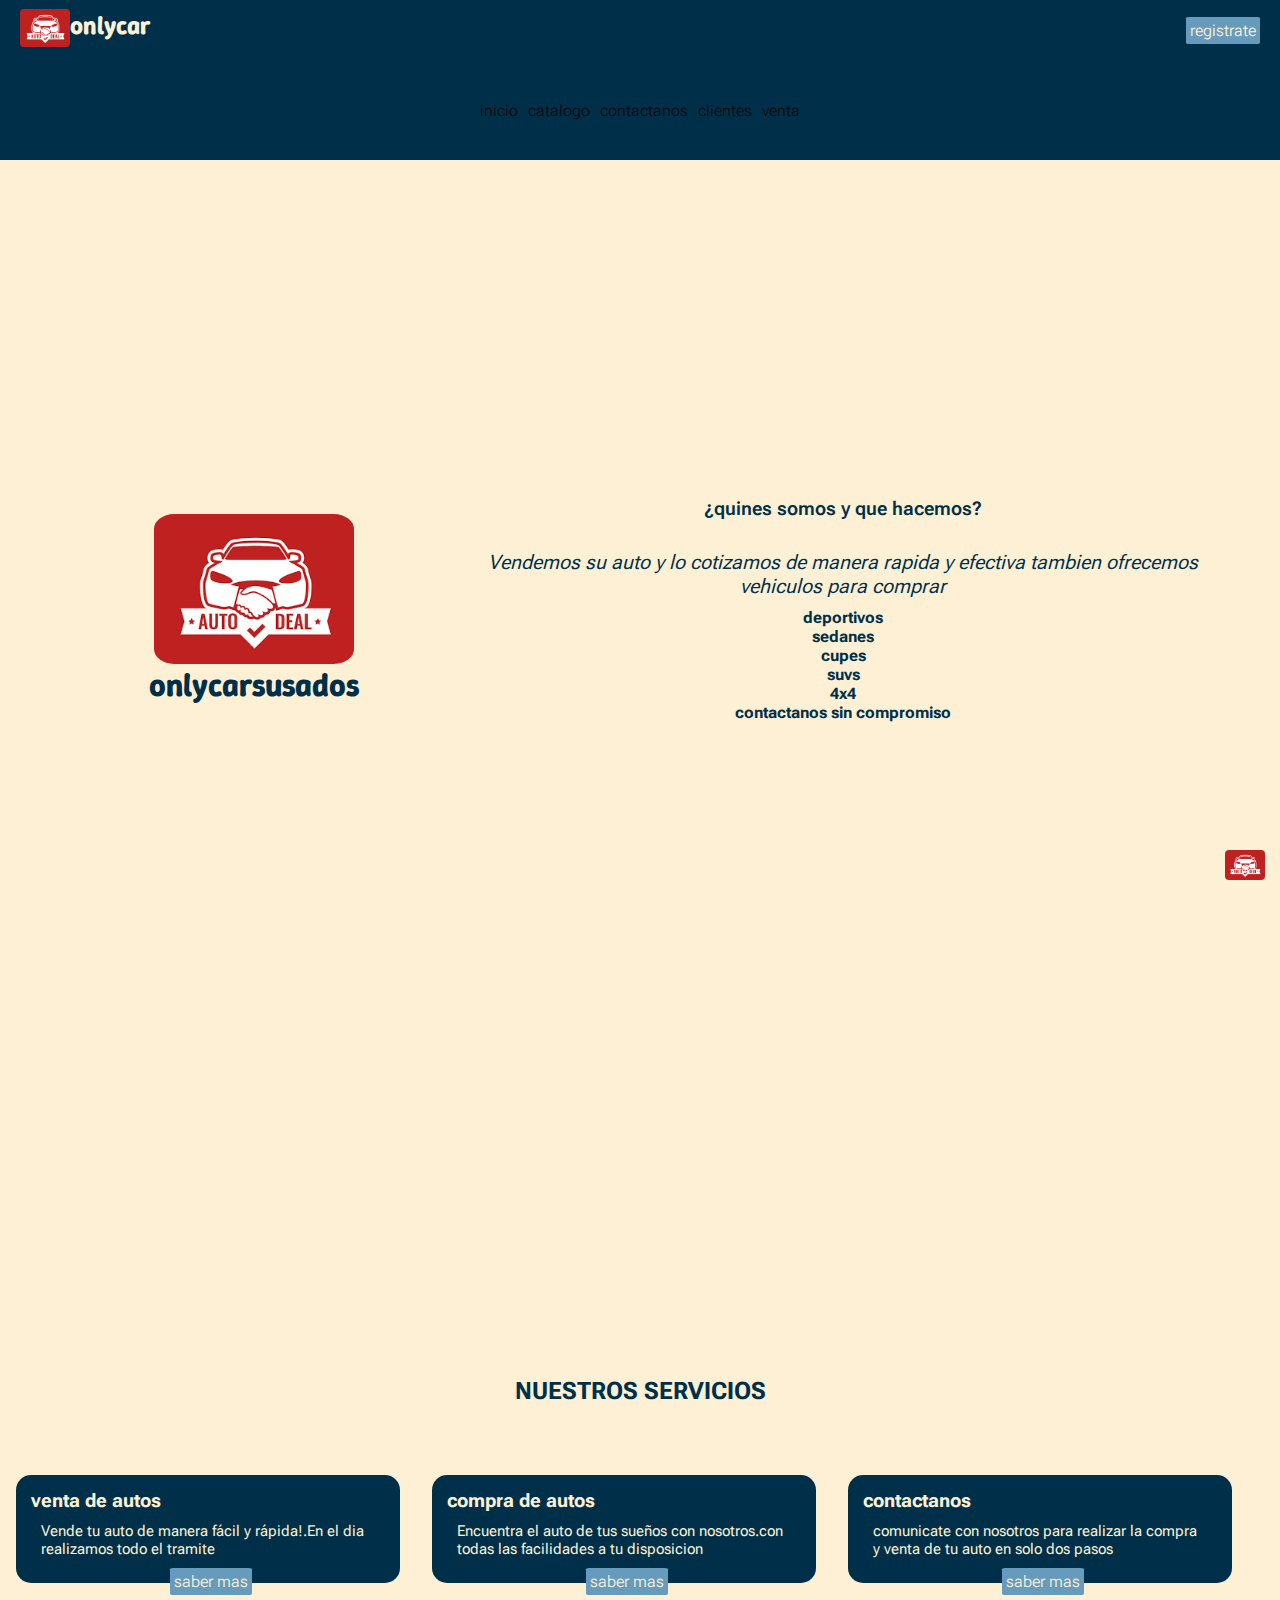
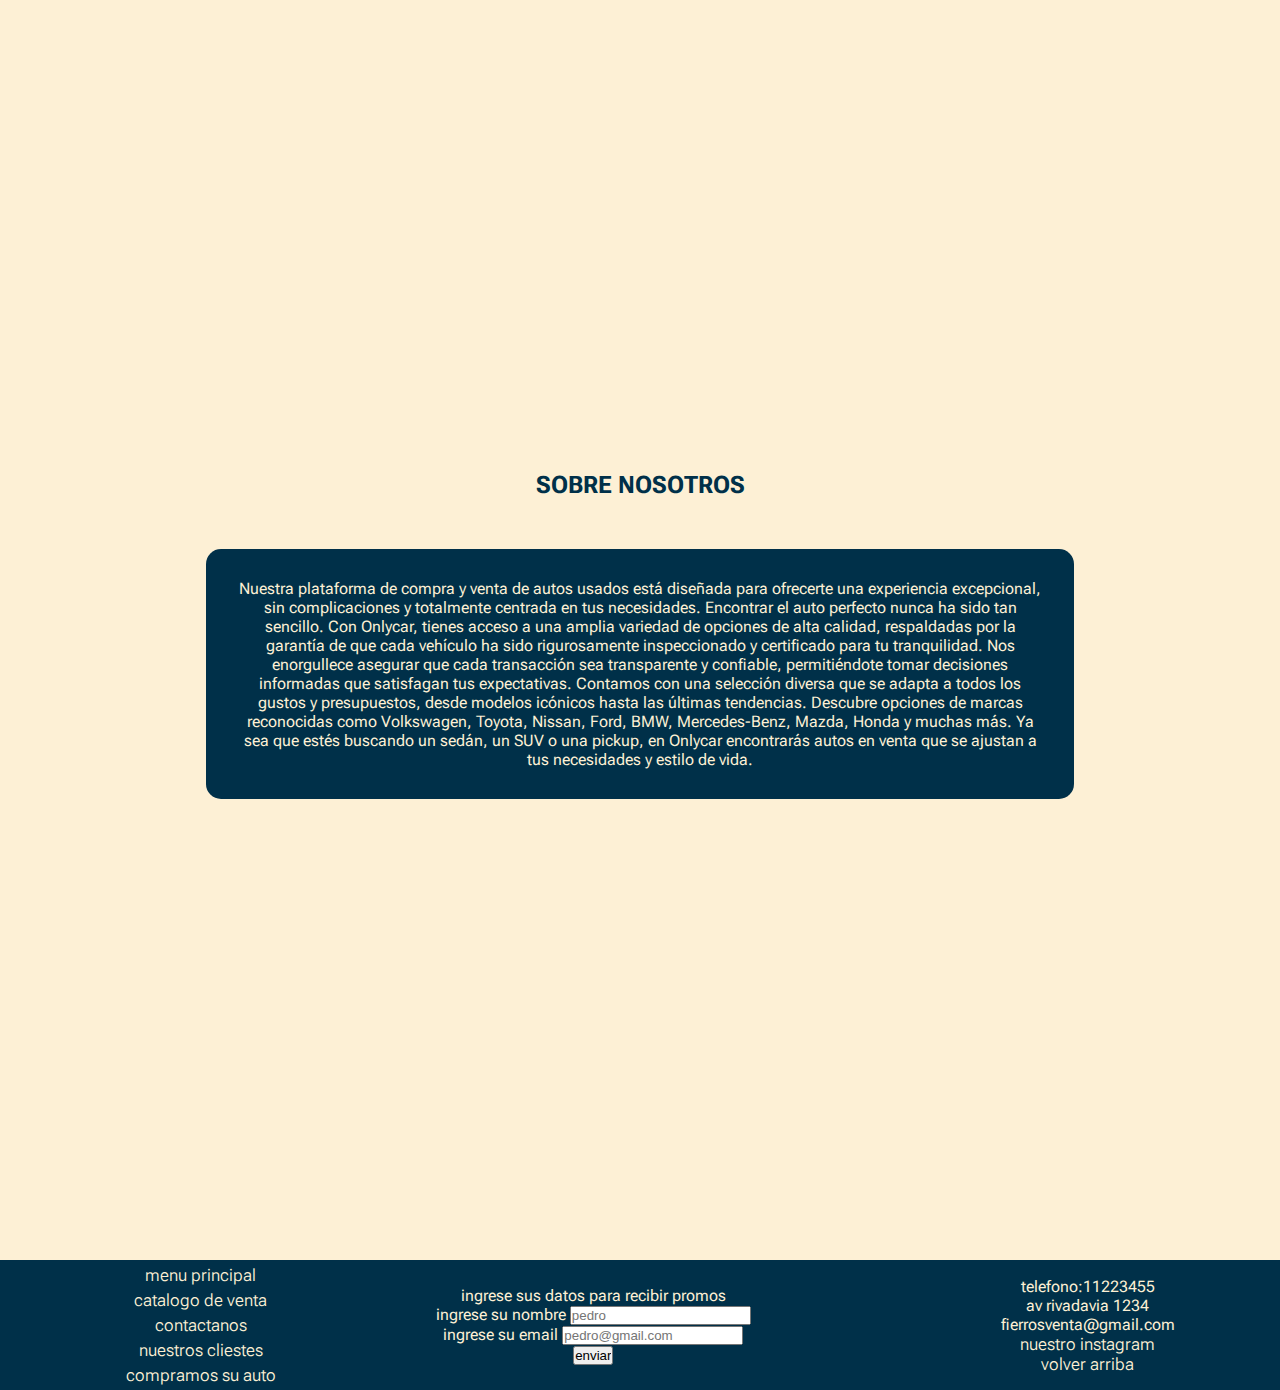
<file: index.html>
<!DOCTYPE html>
<html lang="en">

<head>
    <meta charset="UTF-8">
    <meta http-equiv="X-UA-Compatible" content="IE=edge">
    <meta name="viewport" content="width=, initial-scale=1.0">
    <title>onlycarsusados</title>
    <link rel="stylesheet" href="./estilo/estilo.css">
    <link rel="preconnect" href="https://fonts.googleapis.com">
    <link rel="preconnect" href="https://fonts.gstatic.com" crossorigin>
    <link href="https://fonts.googleapis.com/css2?family=Roboto+Flex:opsz,wght@8..144,100..1000&display=swap"
        rel="stylesheet">

    <link rel="preconnect" href="https://fonts.googleapis.com">
    <link rel="preconnect" href="https://fonts.gstatic.com" crossorigin>
    <link href="https://fonts.googleapis.com/css2?family=Winky+Sans:ital,wght@0,300..900;1,300..900&display=swap"
        rel="stylesheet">
</head>




<body class="grid-container">

    <header id="header">

        <div class="container-logo">
            <a href="#"><img width="50" src="./img/logo.png" alt="logo de la pagina"></a>
            <span class="titulo">onlycar</span>
        </div>



        <a class="boton" href="./paginas/contacto.html">registrate</a>
    </header>

    <nav class="navbar">

        <ul>
            <li>
                <a href="#">inicio</a>
            </li>
            <li>
                <a href="./paginas/catalogo.html">catalogo</a>
            </li>
            <li>
                <a href="./paginas/contacto.html">contactanos</a>
            </li>
            <li>
                <a href="./paginas/testimonios.html">clientes</a>
            </li>
            <li>
                <a href="./paginas/compramostuauto.html">venta</a>
            </li>
        </ul>
    </nav>



    <section id="banner">
        <div class="bannerleft">
            <h1 class="titulo">onlycarsusados</h1>
            <img src="./img/logo.png" alt="logo">
        </div>
        <div class="bannerright">
            <h3>¿quines somos y que hacemos?</h3>
            <p>Vendemos su auto y lo cotizamos de manera rapida y efectiva
                tambien ofrecemos vehiculos para comprar </p>
            <ul>
                <li>deportivos</li>
                <li>sedanes</li>
                <li>cupes</li>
                <li>suvs</li>
                <li>4x4</li>
            </ul>

            <span>contactanos sin compromiso</span>
        </div>

    </section>

    <section id="servicios">
        <h2 class="subtitulos">nuestros servicios</h2>
        <div class="servicioscontainer">
            <article class="servicio">
                <h3>venta de autos</h3>
                <p>Vende tu auto de manera fácil y rápida!.En el dia realizamos todo el tramite</p>

                <a class="boton" href="./paginas/catalogo.html">saber mas</a>
            </article>

            <article class="servicio">
                <h3>compra de autos</h3>
                <p>Encuentra el auto de tus sueños con nosotros.con todas las facilidades a tu disposicion </p>
                <a class="boton" href="./paginas/compramostuauto.html">saber mas</a>

            </article>

            <article class=" servicio">
                <h3>contactanos </h3>
                <p>comunicate con nosotros para realizar la compra y venta de tu auto en solo dos pasos </p>
                <a class="boton" href="./paginas/contacto.html">saber mas</a>
            </article>



            <div>

    </section>





    <section id="nosotros">
        <h2 class="subtitulos">sobre nosotros</h2>

        <p>Nuestra plataforma de compra y venta de autos usados está diseñada para ofrecerte una experiencia
            excepcional, sin
            complicaciones y totalmente centrada en tus necesidades. Encontrar el auto perfecto nunca ha sido tan
            sencillo. Con
            Onlycar, tienes acceso a una amplia variedad de opciones de alta calidad, respaldadas por la garantía de
            que cada
            vehículo ha sido rigurosamente inspeccionado y certificado para tu tranquilidad.

            Nos enorgullece asegurar que cada transacción sea transparente y confiable, permitiéndote tomar
            decisiones
            informadas que satisfagan tus expectativas. Contamos con una selección diversa que se adapta a todos los
            gustos y
            presupuestos, desde modelos icónicos hasta las últimas tendencias. Descubre opciones de marcas
            reconocidas como
            Volkswagen, Toyota, Nissan, Ford, BMW, Mercedes-Benz, Mazda, Honda y muchas más.

            Ya sea que estés buscando un sedán, un SUV o una pickup, en Onlycar encontrarás autos en venta que se
            ajustan a tus
            necesidades y estilo de vida.</p>



    </section>









    <footer>

        <div class="logo">
            <a href="#header"><img src="./img/logo.png" alt="logo"></a>
        </div>

       <div>
        <nav class="navbar-footer">

            <ul class="ul-footer">
                <li>
                    <a href="#">menu principal</a>
                </li>
                <li>
                    <a href="./paginas/catalogo.html">catalogo de venta</a>
                </li>
                <li>
                    <a href="./paginas/contacto.html">contactanos</a>
                </li>
                <li>
                    <a href="./paginas/testimonios.html">nuestros cliestes</a>
                </li>
                <li>
                    <a href="./paginas/compramostuauto.html">compramos su auto</a>
                </li>

            </ul>
        </nav>
       </div>

        <div class="formulario">
            <form>
                <label for="promociones">ingrese sus datos para recibir promos</label>
                <br>
                <label for="nombre">ingrese su nombre</label>
                <input id="nombre" type="text" required placeholder="pedro">
                <br>
                <label for="email">ingrese su email</label>
                <input id="email" type="email" placeholder="pedro@gmail.com">
                <br>
                <input type="submit" value="enviar">
                <br>

            </form>
        </div>
        <div class="utiles"><!--contenedor genirico-->
            <ul>
                <li>telefono:11223455</li>
                <li>av rivadavia 1234</li>
                <li>fierrosventa@gmail.com</li>
                <li><a href="https://www.instagram.com/onlycarsusados/" target="_blank">nuestro instagram</a></li>
                <li><a href="#header">volver arriba</a></li>

            </ul>
        </div>

    </footer>

</body>

</html>
</file>
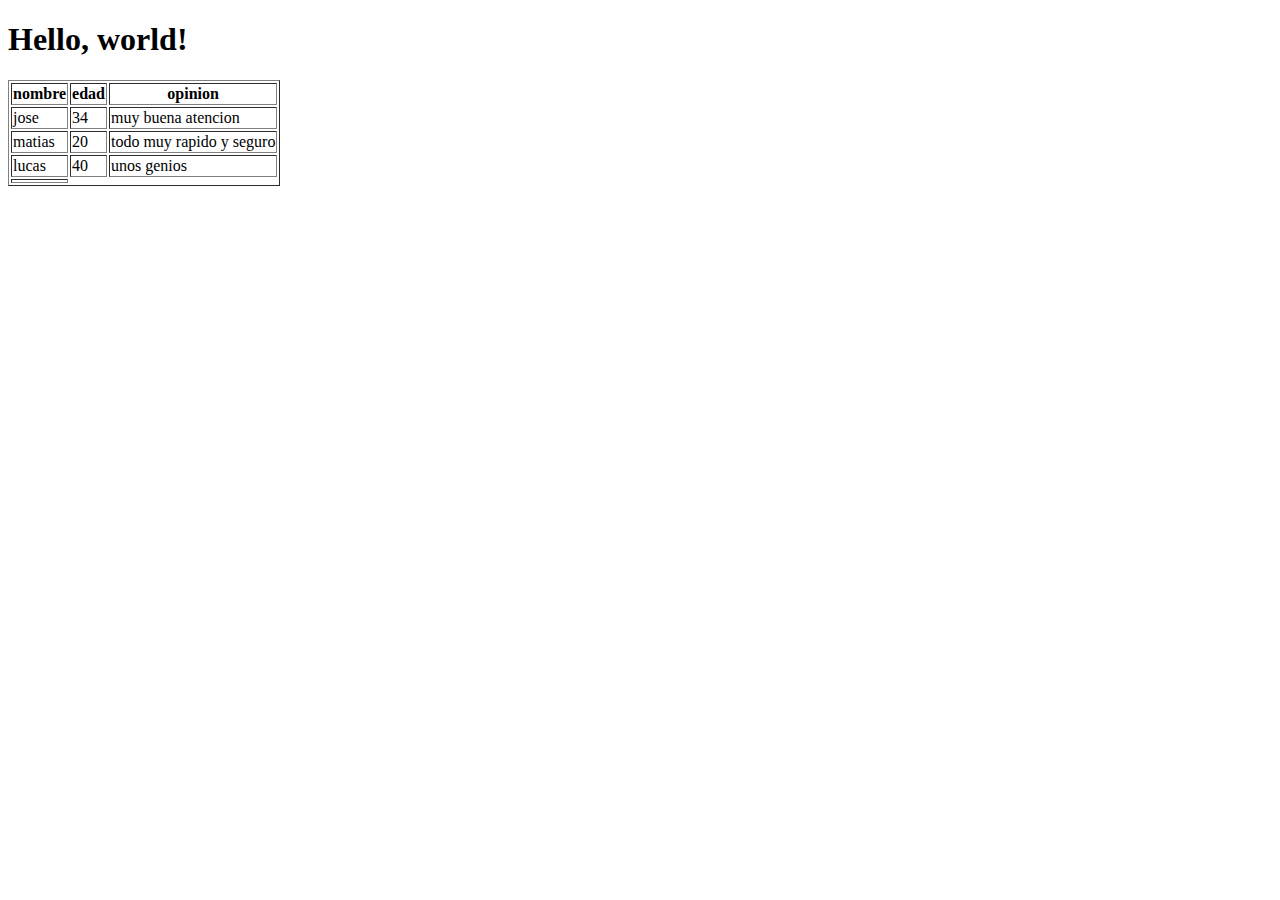
<file: paginas/boostrap.html>
<!doctype html>
<html lang="en">
  <head>
    <meta charset="utf-8">
    <meta name="viewport" content="width=device-width, initial-scale=1">
    <title>Bootstrap demo</title>
    <link href="https://cdn.jsdelivr.net/npm/bootstrap@5.3.5/dist/css/bootstrap.min.css" rel="stylesheet" integrity="sha384-SgOJa3DmI69IUzQ2PVdRZhwQ+dy64/BUtbMJw1MZ8t5HZApcHrRKUc4W0kG879m7" crossorigin="anonymous">
  </head>
  <body>
    
    <h1>Hello, world!</h1>



    <table border=""> <!--tablas-->
      <tr><!--esto serian las filas-->
        <th>nombre</th><!--seria en encabezado-->
        <th>edad</th>
        <th>opinion</th>
      </tr>
      <tr>
        <td>jose</td><!--es la data/info de las celdas-->
        <td>34</td>
        <td>muy buena atencion</td>
      </tr>
      <tr>
        <td>matias</td>
        <td>20</td>
        <td>todo muy rapido y seguro</td>
      </tr>
      <tr>
        <td>lucas</td>
        <td>40</td>
        <td>unos genios</td>
      </tr>
      <tr>
        <td></td>
      </tr>
    </table>
    <script src="https://cdn.jsdelivr.net/npm/bootstrap@5.3.5/dist/js/bootstrap.bundle.min.js" integrity="sha384-k6d4wzSIapyDyv1kpU366/PK5hCdSbCRGRCMv+eplOQJWyd1fbcAu9OCUj5zNLiq" crossorigin="anonymous"></script>
  </body>



</html>
</file>
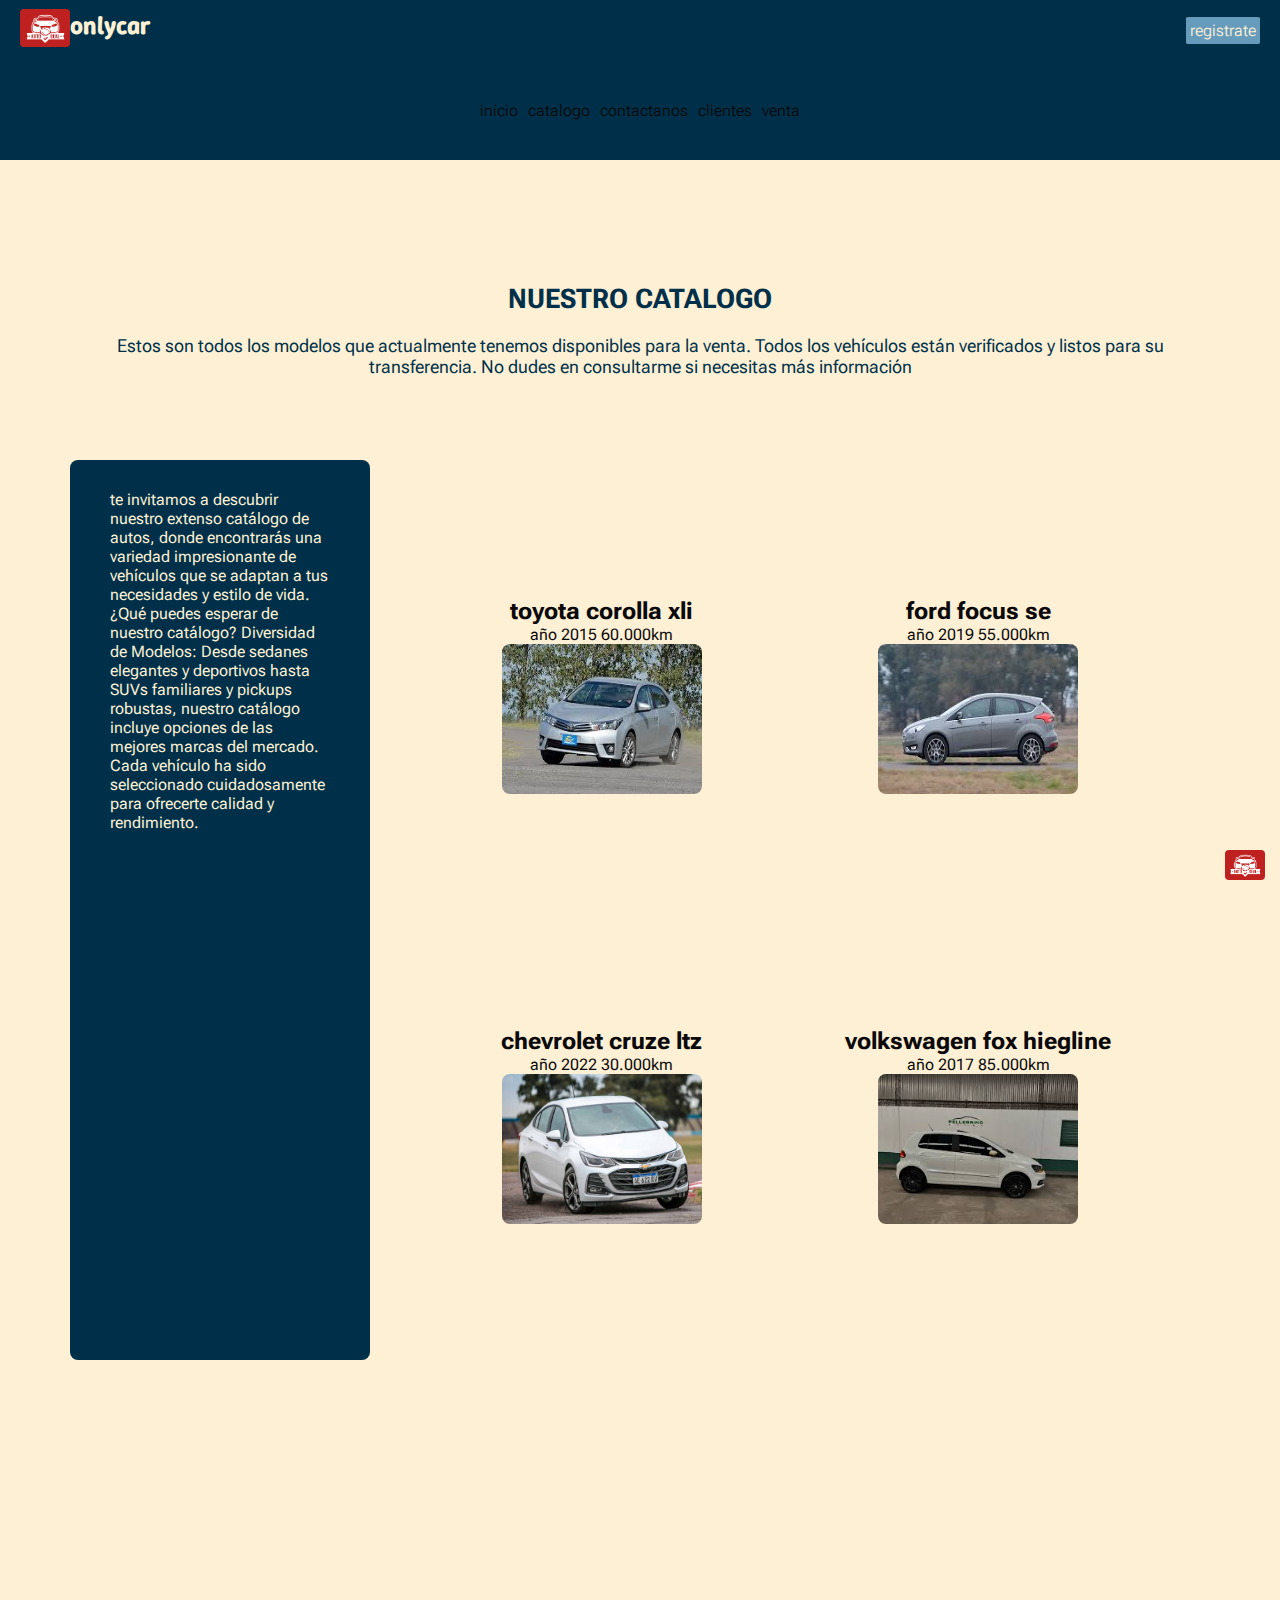
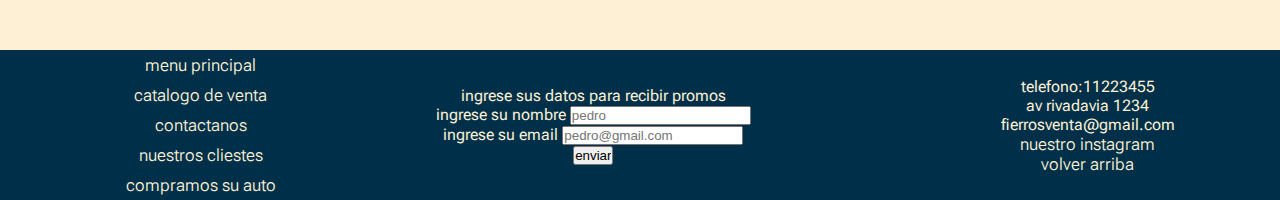
<file: paginas/catalogo.html>
<!DOCTYPE html>
<html lang="en">

<head>
    <meta charset="UTF-8">
    <meta http-equiv="X-UA-Compatible" content="IE=edge">
    <meta name="viewport" content="width=device-width, initial-scale=1.0">
    <title>catalogo</title>
    <link rel="stylesheet" href="../estilo/estilo.css">
    <link rel="preconnect" href="https://fonts.googleapis.com">
    <link rel="preconnect" href="https://fonts.gstatic.com" crossorigin>
    <link href="https://fonts.googleapis.com/css2?family=Roboto+Flex:opsz,wght@8..144,100..1000&display=swap"
        rel="stylesheet">

    <link rel="preconnect" href="https://fonts.googleapis.com">
    <link rel="preconnect" href="https://fonts.gstatic.com" crossorigin>
    <link href="https://fonts.googleapis.com/css2?family=Winky+Sans:ital,wght@0,300..900;1,300..900&display=swap"
        rel="stylesheet">
</head>

<body class="cat-grid">


    <header id="header">

        <div class="container-logo">
            <a href="../actividad1.html"><img width="50" src="../img/logo.png" alt="logo de la pagina"></a>
            <span class="titulo">onlycar</span>
        </div>

       
        <a class="boton" href="./contacto.html">registrate</a>
    </header>

    <nav class="navbar">

        <ul>
            <li>
                <a href="../index.html">inicio</a>
            </li>
            <li>
                <a href="./catalogo.html">catalogo</a>
            </li>
            <li>
                <a href="./contacto.html">contactanos</a>
            </li>
            <li>
                <a href="./testimonios.html">clientes</a>
            </li>
            <li>
                <a href="./compramostuauto.html">venta</a>
            </li>
        </ul>
    </nav>

    <div class="cat-banner">

        <div class="cat-info">
            <h2 class="subtitulos">nuestro catalogo</h2>

            <section>
                <p>Estos son todos los modelos que actualmente tenemos disponibles para la venta. Todos los
                    vehículos están verificados y listos para su transferencia. No dudes en consultarme si
                    necesitas más información
                </p>
            </section>
        </div>

        <div class="catalogo">
            <section class="cat-sec-1">
                <div class="autos">
                    <h2>toyota corolla xli</h2>
                    <p>año 2015 60.000km</p><img src="../img/corolla.img.jpg" alt="">
                </div>
                <div class="autos">
                    <h2>ford focus se</h2>
                    <p>año 2019 55.000km</p><img src="../img/focus.img.jpg" alt="">
                </div>
                <div class="autos">
                    <h2>chevrolet cruze ltz</h2>
                    <p>año 2022 30.000km</p><img src="../img/cruze.img.jpg" alt="">
                </div>
                <div class="autos">
                    <h2>volkswagen fox hiegline</h2>
                    <p>año 2017 85.000km</p><img src="../img/fox.img.jpg" alt="">
                </div>
            </section>


            <section class="cat-sec-2">
                <p>te invitamos a descubrir nuestro extenso catálogo de autos, donde encontrarás una variedad
                    impresionante de vehículos
                    que se adaptan a tus necesidades y estilo de vida.
                    ¿Qué puedes esperar de nuestro catálogo?
                    Diversidad de Modelos: Desde sedanes elegantes y deportivos hasta SUVs familiares y pickups
                    robustas, nuestro
                    catálogo incluye opciones de las mejores marcas del mercado. Cada vehículo ha sido seleccionado
                    cuidadosamente para
                    ofrecerte calidad y rendimiento.
                </p>

            </section>

        </div>
    </div>






    <footer>

        <div class="logo">
            <a href="#header"><img src="../img/logo.png" alt="logo"></a>
        </div>

        <nav class="navbar">

            <ul class="ul-footer">
                <li>
                    <a href="../index.html">menu principal</a>
                </li>
                <li>
                    <a href="./catalogo.html">catalogo de venta</a>
                </li>
                <li>
                    <a href="./contacto.html">contactanos</a>
                </li>
                <li>
                    <a href="./testimonios.html">nuestros cliestes</a>
                </li>
                <li>
                    <a href="./compramostuauto.html">compramos su auto</a>
                </li>
            </ul>
        </nav>

        <div class="formulario">
            <form>
                <label for="promociones">ingrese sus datos para recibir promos</label>
                <br>
                <label for="nombre">ingrese su nombre</label>
                <input id="nombre" type="text" required placeholder="pedro">
                <br>
                <label for="email">ingrese su email</label>
                <input id="email" type="email" placeholder="pedro@gmail.com">
                <br>
                <input type="submit" value="enviar">
                <br>

            </form>
        </div>
        <div class="utiles"><!--contenedor genirico-->
            <ul>
                <li>telefono:11223455</li>
                <li>av rivadavia 1234</li>
                <li>fierrosventa@gmail.com</li>
                <li><a href="https://www.instagram.com/onlycarsusados/" target="_blank">nuestro instagram</a></li>
                <li><a href="#header">volver arriba</a></li>

            </ul>
        </div>

    </footer>


</body>

</html>
</file>
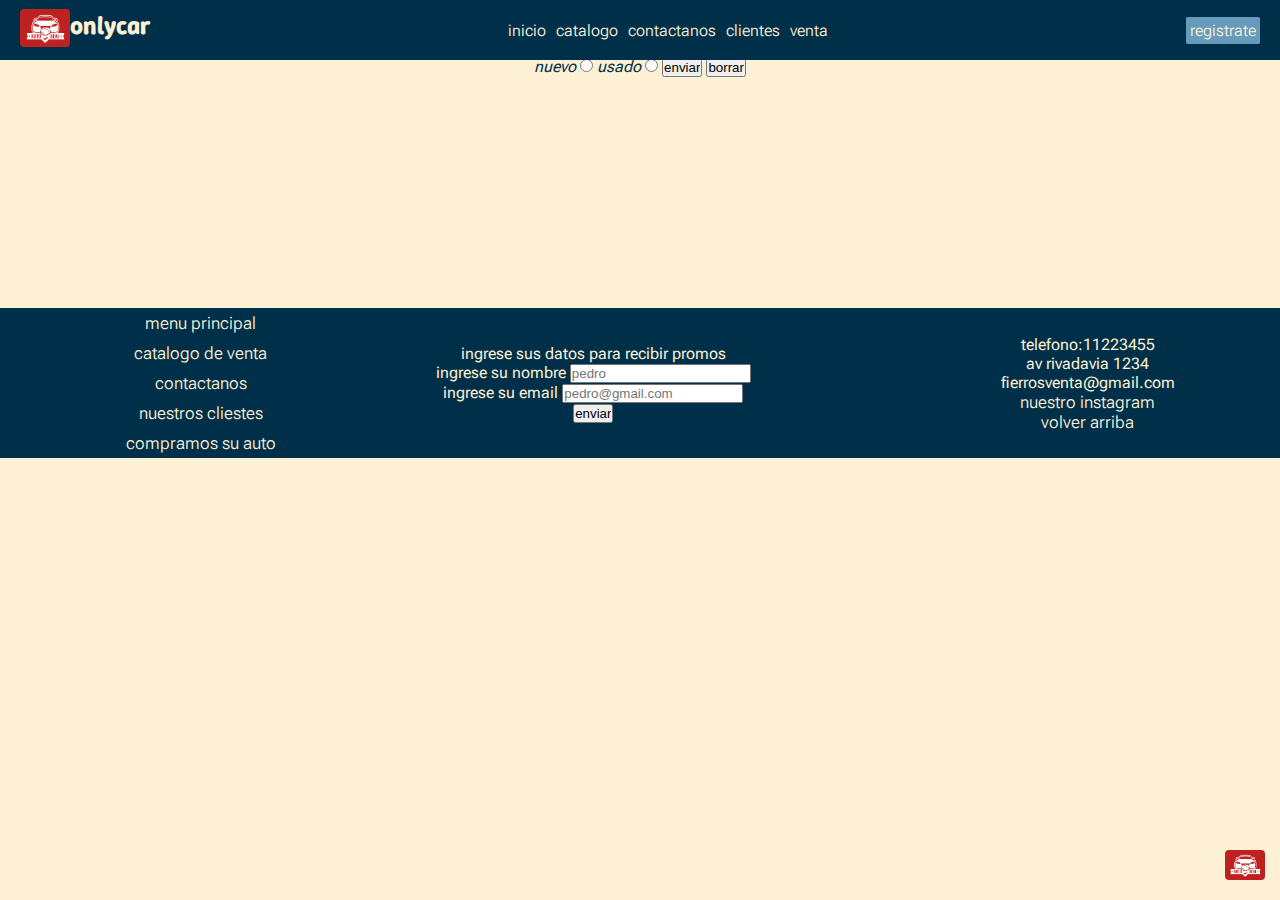
<file: paginas/compramostuauto.html>
<!DOCTYPE html>
<html lang="en">

<head>
    <meta charset="UTF-8">
    <meta http-equiv="X-UA-Compatible" content="IE=edge">
    <meta name="viewport" content="width=device-width, initial-scale=1.0">
    <title>compramos tu auto </title>
    <link rel="stylesheet" href="../estilo/estilo.css">

    <link rel="preconnect" href="https://fonts.googleapis.com">
    <link rel="preconnect" href="https://fonts.gstatic.com" crossorigin>
    <link href="https://fonts.googleapis.com/css2?family=Roboto+Flex:opsz,wght@8..144,100..1000&display=swap"
      rel="stylesheet">

    <link rel="preconnect" href="https://fonts.googleapis.com">
    <link rel="preconnect" href="https://fonts.gstatic.com" crossorigin>
    <link href="https://fonts.googleapis.com/css2?family=Winky+Sans:ital,wght@0,300..900;1,300..900&display=swap"
      rel="stylesheet">
</head>

<body>

  <header id="header">

    <div class="container-logo">
      <a href="../actividad1.html"><img width="50" src="../img/logo.png" alt="logo de la pagina"></a>
      <span class="titulo">onlycar</span>
    </div>

    <nav class="navbar">

      <ul>
        <li>
          <a href="../index.html">inicio</a>
        </li>
        <li>
          <a href="./catalogo.html">catalogo</a>
        </li>
        <li>
          <a href="./contacto.html">contactanos</a>
        </li>
        <li>
          <a href="./testimonios.html">clientes</a>
        </li>
        <li>
          <a href="./compramostuauto.html">venta</a>
        </li>
      </ul>
    </nav>

    <a class="boton" href="./contacto.html">registrate</a>
  </header>
  <main class="com">

    <h1 class="titulo-compramos">venda su auto</h1>
    <div class="compracontainer">
      <section>
        <p>envie los datos del auto(modelo,año,kilometraje,imagenes)a joaquindallapozza@gmail.com y le realizamos una
          cotizacion sin costo
        </p>
      </section>

      <section>
        <form>
          <label for="nuevo">nuevo</label>
          <input type="radio" name="estado" id="nuevo">

          <label for="usado">usado</label>
          <input type="radio" name="estado" id="usado">

          <input type="submit" value="enviar">
          <input type="reset" value="borrar">


        </form>
      </section>



      <span>
        <p></p>
      </span>
    </div>


  </main>
  <footer>
       
    <div class="logo">
        <a href="#header"><img src="../img/logo.png" alt="logo"></a>
    </div>

    <nav class="navbar">
        
        <ul class="ul-footer">
            <li>
                <a href="../index.html">menu principal</a>
            </li>
            <li>
                <a href="./catalogo.html">catalogo de venta</a>
            </li>
            <li>
                <a href="./contacto.html">contactanos</a>
            </li>
            <li>
                <a href="./testimonios.html">nuestros cliestes</a>
            </li>
            <li>
                <a href="./compramostuauto.html">compramos su auto</a>
            </li>
        </ul>
    </nav>

    <div class="formulario">
        <form >
            <label for="promociones">ingrese sus datos para recibir promos</label>
            <br>
            <label for="nombre">ingrese su nombre</label>
            <input id="nombre" type="text" required placeholder="pedro">
            <br>
            <label for="email">ingrese su email</label>
            <input id="email" type="email" placeholder="pedro@gmail.com">
            <br>     
            <input type="submit" value="enviar">
            <br>

          </form>
    </div>
    <div class="utiles"><!--contenedor genirico-->
        <ul>
            <li>telefono:11223455</li>
            <li>av rivadavia 1234</li>
            <li>fierrosventa@gmail.com</li>
            <li><a href="https://www.instagram.com/onlycarsusados/" target="_blank">nuestro instagram</a></li>
            <li><a href="#header">volver arriba</a></li>

        </ul>
    </div>

  </footer>



  
</body>

</html>
</file>
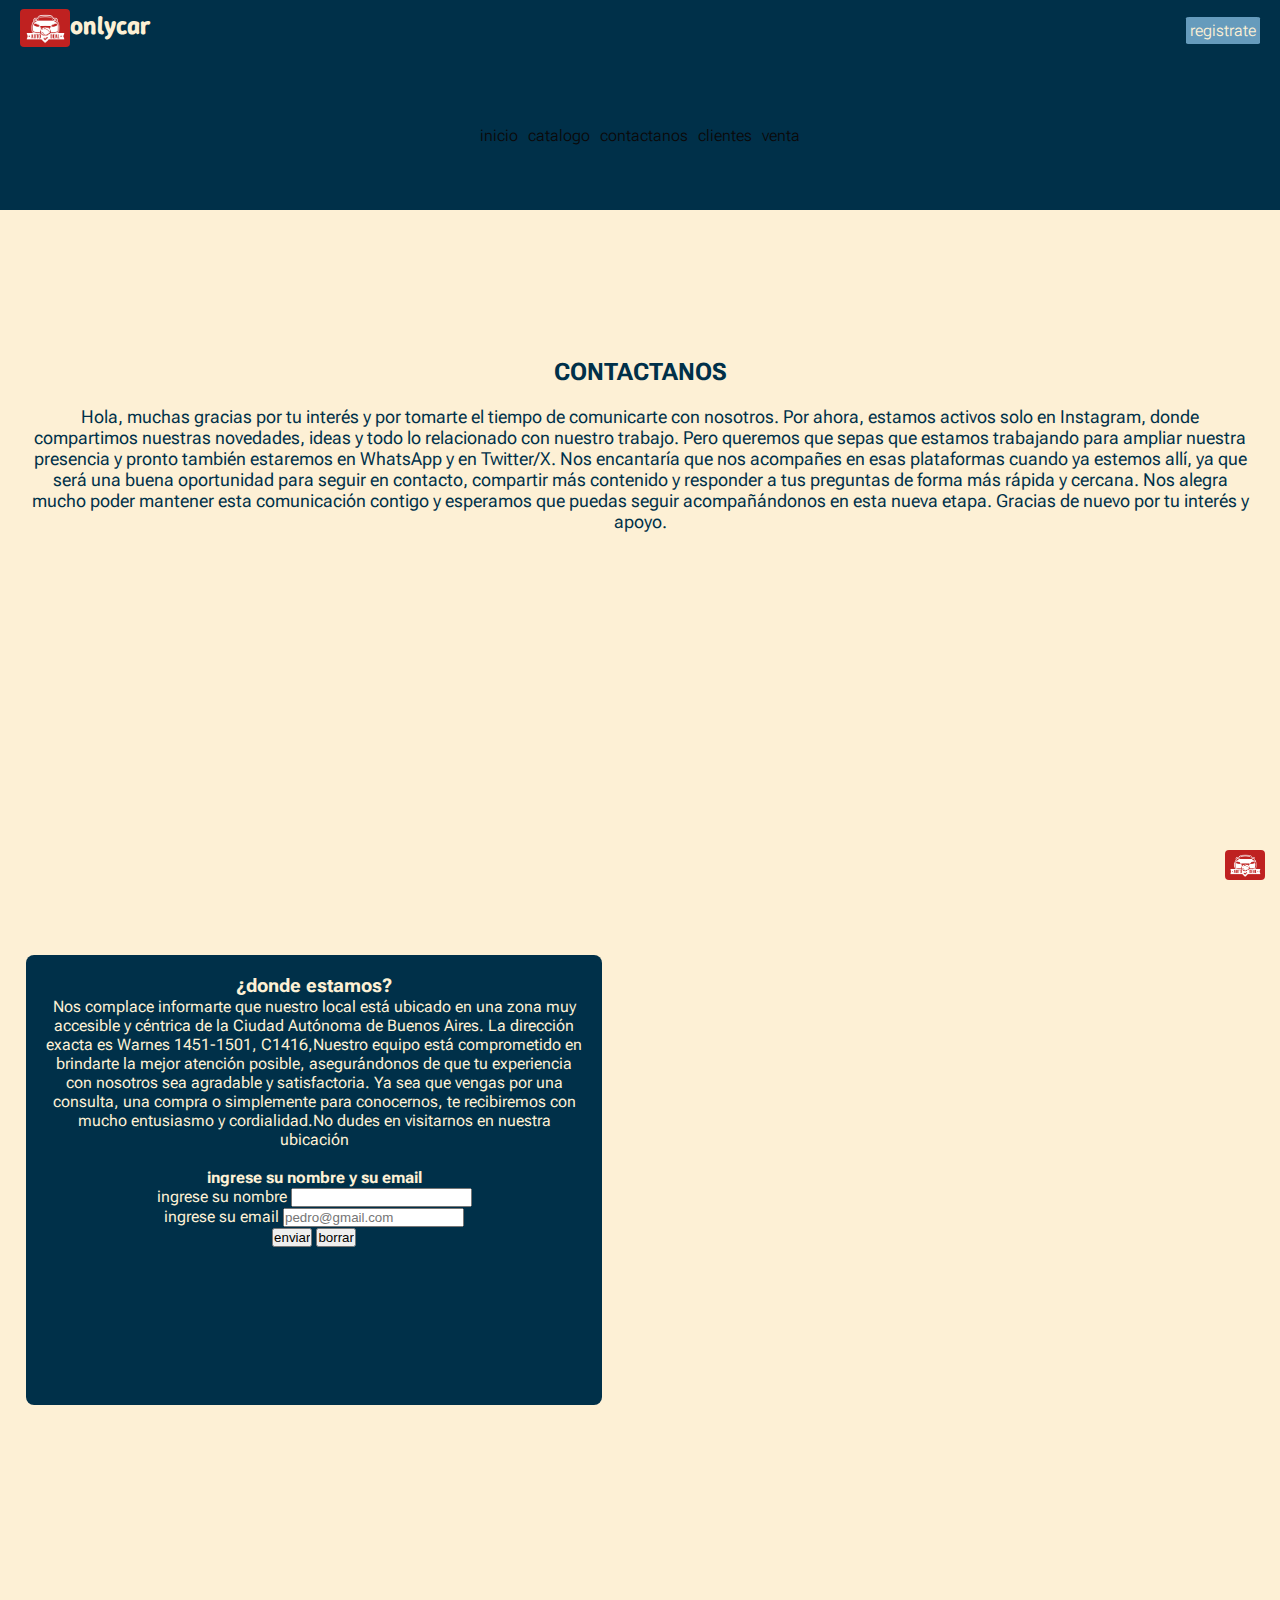
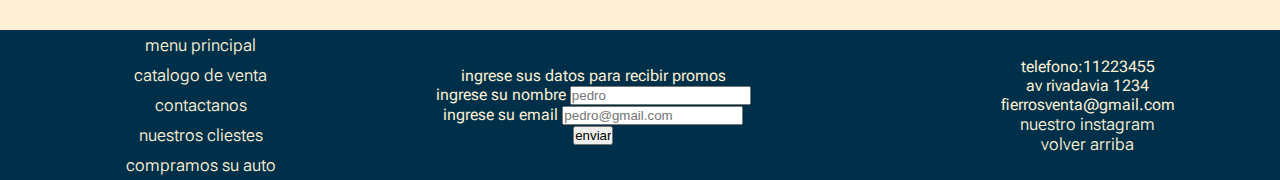
<file: paginas/contacto.html>
<!DOCTYPE html>
<html lang="en">

<head>
    <meta charset="UTF-8">
    <meta http-equiv="X-UA-Compatible" content="IE=edge">
    <meta name="viewport" content="width=device-width, initial-scale=1.0">
    <title>contacto</title>
    <link rel="stylesheet" href="../estilo/estilo.css">

    <link rel="preconnect" href="https://fonts.googleapis.com">
    <link rel="preconnect" href="https://fonts.gstatic.com" crossorigin>
    <link href="https://fonts.googleapis.com/css2?family=Roboto+Flex:opsz,wght@8..144,100..1000&display=swap"
        rel="stylesheet">

    <link rel="preconnect" href="https://fonts.googleapis.com">
    <link rel="preconnect" href="https://fonts.gstatic.com" crossorigin>
    <link href="https://fonts.googleapis.com/css2?family=Winky+Sans:ital,wght@0,300..900;1,300..900&display=swap"
        rel="stylesheet">
</head>

<body class="cont-grid">


    <header id="header">

        <div class="container-logo">
            <a href="../actividad1.html"><img width="50" src="../img/logo.png" alt="logo de la pagina"></a>
            <span class="titulo">onlycar</span>
        </div>

    
        <a class="boton" href="./contacto.html">registrate</a>
    </header>

    <nav class="navbar">

        <ul>
            <li>
                <a href="../index.html">inicio</a>
            </li>
            <li>
                <a href="./catalogo.html">catalogo</a>
            </li>
            <li>
                <a href="./contacto.html">contactanos</a>
            </li>
            <li>
                <a href="./testimonios.html">clientes</a>
            </li>
            <li>
                <a href="./compramostuauto.html">venta</a>
            </li>
        </ul>
    </nav>



    <section class="redes">
        <h2 class="subtitulos">contactanos</h2>

        <p>
            Hola, muchas gracias por tu interés y por tomarte el tiempo de comunicarte con nosotros. Por ahora, estamos
            activos solo en Instagram, donde compartimos nuestras novedades, ideas y todo lo relacionado con nuestro
            trabajo. Pero queremos que sepas que estamos trabajando para ampliar nuestra presencia y pronto también
            estaremos en WhatsApp y en Twitter/X. Nos encantaría que nos acompañes en esas plataformas cuando ya estemos
            allí, ya que será una buena oportunidad para seguir en contacto, compartir más contenido y responder a tus
            preguntas de forma más rápida y cercana. Nos alegra mucho poder mantener esta comunicación contigo y
            esperamos
            que puedas seguir acompañándonos en esta nueva etapa. Gracias de nuevo por tu interés y apoyo.

        </p>
        <a href="https://www.instagram.com/"></a><!--problema con el link no se ve-->

    </section>

    <div id="contactos">

        <section class="ubi">

            <iframe
                src="https://www.google.com/maps/embed?pb=!1m18!1m12!1m3!1d3284.260126727172!2d-58.458819624260016!3d-34.59758317295654!2m3!1f0!2f0!3f0!3m2!1i1024!2i768!4f13.1!3m3!1m2!1s0x95bcca00b4458517%3A0x5c7e3bfe4053002d!2sAv.%20Warnes%2C%20Cdad.%20Aut%C3%B3noma%20de%20Buenos%20Aires!5e0!3m2!1ses-419!2sar!4v1741907763123!5m2!1ses-419!2sar"
                width="600" height="450" style="border:0;" allowfullscreen="" loading="lazy"
                referrerpolicy="no-referrer-when-downgrade">
            </iframe>

        </section>


        <section class="cont-inf">
            <h3>¿donde estamos?</h3>

            <p>Nos complace informarte que nuestro local está ubicado en una zona muy accesible y céntrica de la
                Ciudad Autónoma de Buenos Aires. La dirección exacta es Warnes 1451-1501, C1416,Nuestro equipo está
                comprometido en brindarte la mejor atención posible, asegurándonos de que tu experiencia con
                nosotros sea agradable y satisfactoria. Ya sea que vengas por una consulta, una compra o simplemente
                para conocernos, te recibiremos con mucho entusiasmo y cordialidad.No dudes en visitarnos en nuestra
                ubicación
            </p>
            <br>
            <h4>ingrese su nombre y su email </h4>
            <form>

                <label for="nombre">ingrese su nombre</label>
                <input id="nombre" type="text" required>
                <br>
                <label for="email">ingrese su email</label>
                <input id="email" type="email" placeholder="pedro@gmail.com">
                <br>
                <input type="submit" value="enviar">
                <input type="reset" value="borrar">
                <br>

            </form>

        </section>

    </div>




    <footer>

        <div class="logo">
            <a href="#header"><img src="../img/logo.png" alt="logo"></a>
        </div>

        <nav class="navbar">

            <ul class="ul-footer">
                <li>
                    <a href="../index.html">menu principal</a>
                </li>
                <li>
                    <a href="./paginas/catalogo.html">catalogo de venta</a>
                </li>
                <li>
                    <a href="./paginas/contacto.html">contactanos</a>
                </li>
                <li>
                    <a href="./paginas/testimonios.html">nuestros cliestes</a>
                </li>
                <li>
                    <a href="./paginas/compramostuauto.html">compramos su auto</a>
                </li>
            </ul>
        </nav>

        <div class="formulario">
            <form>
                <label for="promociones">ingrese sus datos para recibir promos</label>
                <br>
                <label for="nombre">ingrese su nombre</label>
                <input id="nombre" type="text" required placeholder="pedro">
                <br>
                <label for="email">ingrese su email</label>
                <input id="email" type="email" placeholder="pedro@gmail.com">
                <br>
                <input type="submit" value="enviar">
                <br>

            </form>
        </div>
        <div class="utiles"><!--contenedor genirico-->
            <ul>
                <li>telefono:11223455</li>
                <li>av rivadavia 1234</li>
                <li>fierrosventa@gmail.com</li>
                <li><a href="https://www.instagram.com/onlycarsusados/" target="_blank">nuestro instagram</a></li>
                <li><a href="#header">volver arriba</a></li>

            </ul>
        </div>

    </footer>


</body>

</html>
</file>
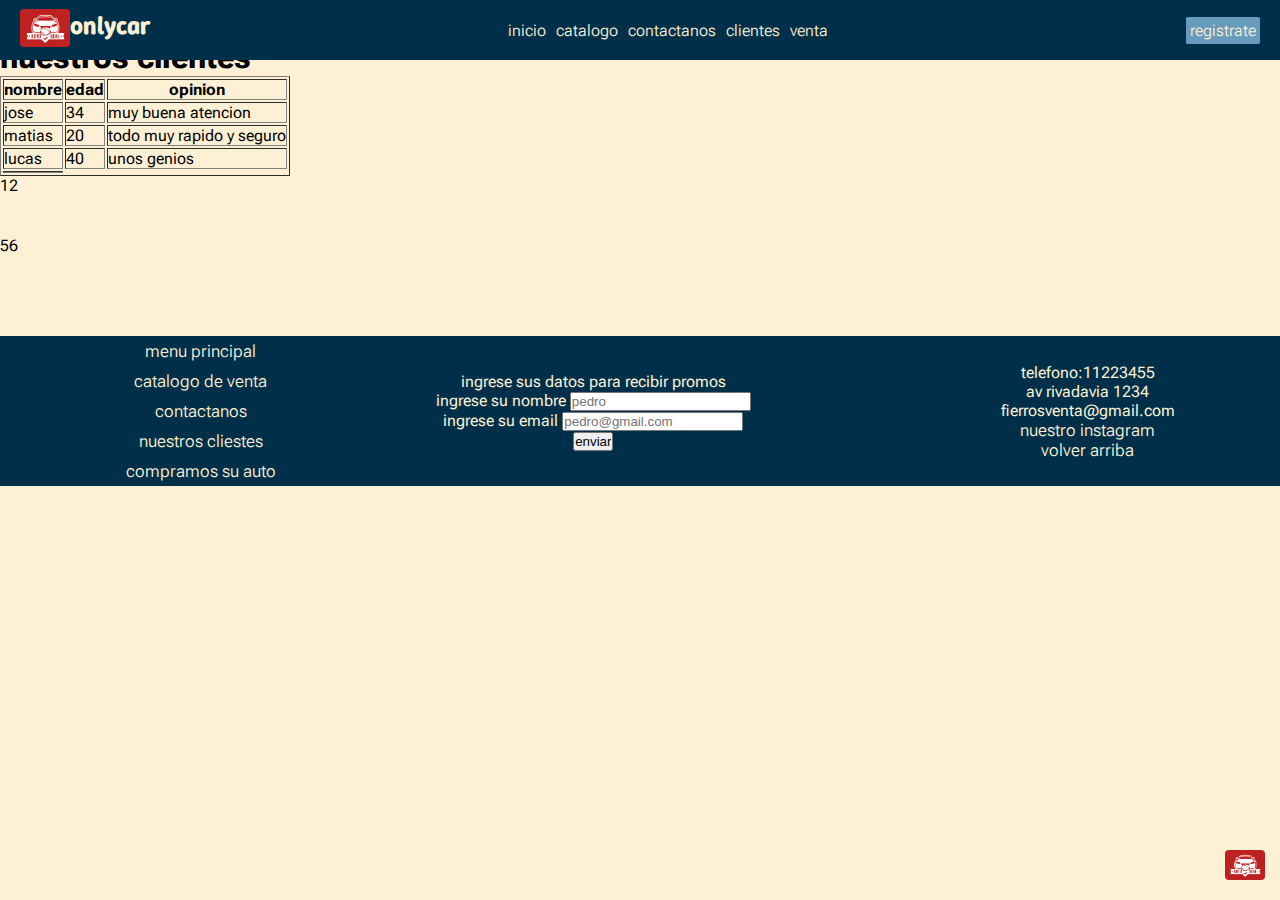
<file: paginas/testimonios.html>
<!DOCTYPE html>
<html lang="en">

<head>
  <meta charset="UTF-8">
  <meta http-equiv="X-UA-Compatible" content="IE=edge">
  <meta name="viewport" content="width=, initial-scale=1.0">
  <title>testimonios</title>
  <link rel="stylesheet" href="../estilo/estilo.css">

  <link rel="preconnect" href="https://fonts.googleapis.com">
  <link rel="preconnect" href="https://fonts.gstatic.com" crossorigin>
  <link href="https://fonts.googleapis.com/css2?family=Roboto+Flex:opsz,wght@8..144,100..1000&display=swap"
    rel="stylesheet">

  <link rel="preconnect" href="https://fonts.googleapis.com">
  <link rel="preconnect" href="https://fonts.gstatic.com" crossorigin>
  <link href="https://fonts.googleapis.com/css2?family=Winky+Sans:ital,wght@0,300..900;1,300..900&display=swap"
    rel="stylesheet">

</head>

<body>
  <header id="header">

    <div class="container-logo">
      <a href="../actividad1.html"><img width="50" src="../img/logo.png" alt="logo de la pagina"></a>
      <span class="titulo">onlycar</span>
    </div>

    <nav class="navbar">

      <ul>
        <li>
          <a href="../index.html">inicio</a>
        </li>
        <li>
          <a href="./catalogo.html">catalogo</a>
        </li>
        <li>
          <a href="./contacto.html">contactanos</a>
        </li>
        <li>
          <a href="./testimonios.html">clientes</a>
        </li>
        <li>
          <a href="./compramostuauto.html">venta</a>
        </li>
      </ul>
    </nav>

    <a class="boton" href="./contacto.html">registrate</a>
  </header>


  <main>



      <section>
        <p>
          En onlycar, nos enorgullece contar con una amplia base de clientes satisfechos que han confiado
          en nosotros para satisfacer sus necesidades. Nuestro compromiso con la calidad y el servicio al cliente es lo
          que nos distingue, y es gratificante ver cómo nuestros esfuerzos se traducen en experiencias positivas para
          quienes eligen trabajar con nosotros.
        </p>
      </section>
      <section>
        <h1 class="titulo-testimonios">nuestros clientes</h1>
        <table border=""> <!--tablas-->
          <tr><!--esto serian las filas-->
            <th>nombre</th><!--seria en encabezado-->
            <th>edad</th>
            <th>opinion</th>
          </tr>
          <tr>
            <td>jose</td><!--es la data/info de las celdas-->
            <td>34</td>
            <td>muy buena atencion</td>
          </tr>
          <tr>
            <td>matias</td>
            <td>20</td>
            <td>todo muy rapido y seguro</td>
          </tr>
          <tr>
            <td>lucas</td>
            <td>40</td>
            <td>unos genios</td>
          </tr>
          <tr>
            <td></td>
          </tr>
        </table>
        <section>

          <div class="grid-container">
            <div class="grid-items">1</div>
            <div class="grid-items">2</div>
            <div class="grid-items">3</div>
            <div class="grid-items">4</div>
            <div class="grid-items">5</div>
            <div class="grid-items">6</div>
          </div>
        </section>
    </main>

    <footer>

      <div class="logo">
        <a href="#header"><img src="../img/logo.png" alt="logo"></a>
      </div>

      <nav class="navbar">

        <ul class="ul-footer">
          <li>
            <a href="../index.html">menu principal</a>
          </li>
          <li>
            <a href="./catalogo.html">catalogo de venta</a>
          </li>
          <li>
            <a href="./contacto.html">contactanos</a>
          </li>
          <li>
            <a href="./testimonios.html">nuestros cliestes</a>
          </li>
          <li>
            <a href="./compramostuauto.html">compramos su auto</a>
          </li>
        </ul>
      </nav>

      <div class="formulario">
        <form>
          <label for="promociones">ingrese sus datos para recibir promos</label>
          <br>
          <label for="nombre">ingrese su nombre</label>
          <input id="nombre" type="text" required placeholder="pedro">
          <br>
          <label for="email">ingrese su email</label>
          <input id="email" type="email" placeholder="pedro@gmail.com">
          <br>
          <input type="submit" value="enviar">
          <br>

        </form>
      </div>
      <div class="utiles">
        <ul>
          <li>telefono:11223455</li>
          <li>av rivadavia 1234</li>
          <li>fierrosventa@gmail.com</li>
          <li><a href="https://www.instagram.com/onlycarsusados/" target="_blank">nuestro instagram</a></li>
          <li><a href="#header">volver arriba</a></li>
        </ul>
      </div>

    </footer>


</body>

</html>
</file>
<file: estilo/estilo.css>
/*Variables CSS*/
:root{
    --text-color-secondary:#0b090a;
    --main-color:#FDF0D5;
    --main-text-color:#003049;
    --main-color-secondary:#C1121F;
    --main-text-color-secondary:#669BBC;
    --font-style: font-family: "Roboto Flex", sans-serif;;
    
}
/****ESTILOS GLOBALES****/
/*Reset*/
*{
    margin: 0%;
    padding: 0%;
    box-sizing: border-box;
}
body{
    font-family: "Roboto Flex", sans-serif; 
    background-color: var(--main-color);
  
}
.grid-container{
    display: grid;
    grid-template-areas:
    "header    header     header    header"
    "navbar    navbar     navbar    navbar"
    "banner    banner     banner    banner"
    "servicos  servicios  servicios servicios"
    "nosotros  nosotros   nosotros  nosotros"
    "footer    footer     footer    footer" ;
    grid-template-columns:1fr 100% auto 1fr;
    grid-template-rows:60px 100px 1fr 1fr 1fr auto  ;

}
.cat-grid{
    display: grid;
    grid-template-areas: 
    "header     header         header     header "
    "navbar     navbar         navbar     navbar "
    "cat-banner cat-banner     cat-banner cat-banner"
    "cat-banner cat-banner     cat-banner cat-banner"
    "cat-banner cat-banner     cat-banner cat-banner"
    "footer     footer         footer      footer ";
    grid-template-columns: 1fr 1fr 1fr 1fr;
    grid-template-rows:60px 100px 1fr 1fr 1fr auto ;
}
.cont-grid{
    display: grid;
    grid-template-areas:
    "header header header header"
    "navbar navbar navbar navbar"
    "redes  redes  redes  redes"
    "redes  redes  redes  redes"
    "contactos contactos contactos contactos"
    "footer     footer   footer    footer " ;
    grid-template-columns: 1fr 1fr 1fr 1fr;
    grid-template-rows:60px 150px auto auto;
}
a{
    text-decoration: none;
    color:var(--text-color-secondary);
    font-weight: 300;
}
ul{
    list-style: none;
}

/*****LAYOUT*****/
/*Header*/


header{
    background-color:var(--main-text-color);
    color:var(--main-color);
    display: flex;
    align-items: center;
    flex-direction: row; 
    justify-content: space-between;
    padding: 0 20px;
    height: 60px;
    width: 100%;
    position: fixed;
    top: 0;
    grid-area:header ;
}
header a{
    text-decoration: none;
    color: var(--main-color);
    
}
header span{
    font-size: 25px;
}
header .container-logo{
    display: flex;

}
.container-logo img{
    border-radius: 4px;
}
/*Nav*/
.navbar{
    grid-area: navbar;
    color:var(--main-color-secondary);
    background-color: var(--main-text-color);
    display: flex;
    align-items: center;
    justify-content: center;
}
.navbar ul{
   display: flex;
   justify-content: center;
   text-align: center;
   color: var(--text-color-secondary) ;
   flex-direction: ;
   
}
.navbar ul li {
 margin: 5px;
}
nav ul li{
 color: var(--text-color-secondary);
}
/*main*/


/*Footer*/
   footer{
    display: flex;
    background-color:var(--main-text-color);
    color: var(--main-color);
    text-align: center;
    width: 100%;
    justify-content: space-between;
    align-items: center;
    flex-wrap: wrap;
    grid-area: footer;

   }
   footer div{

   }
   footer a{
    color: var(--main-color);
    font-size: 17px;
   }
  
   footer .navbar-footer{
    flex-direction: column;
   }  
  
  .ul-footer{
    min-width: 180px;
    color: var(--main-color);
    flex-direction: column;
  }
  .ul-footer li{
    margin: 5px;
  }
  .utiles li{
    color: var(--main-color);
  }
  .utiles{
    color:var(--main-color-secondary);
    width: 30%;
    min-width: 180px;
   
  }
  footer .logo img{
    position: fixed;
    bottom: 20px;
    right: 15px;
    width: 40px;
    border-radius: 4px;
  }
  footer .formulario{
    display: flex;
    width: 30%;
    justify-content: center;
    text-align: center;
    min-width: 180px;
    
  }





/*****COMPONENTES*****/
.boton{
    color: var(--main-color);
    background-color:var(--main-text-color-secondary);
    border-radius: 5%;
    padding: 4px;
}
.titulo{
    font-family: "Winky Sans", sans-serif;
    font-weight: 700;
}
.subtitulos{
    font-weight: 700;
    color: var(--main-text-color);
    text-align: center;
    margin-bottom: 20px;
    margin-top: 20px;
    text-transform: uppercase;
}

/******PAGINAS******/
/***HOME***/
/*Banner*/
#banner{
  
    color:var(--main-text-color);
    font-weight: 700;
    height: 100vh;
    display: flex;
    justify-content:space-evenly;
    align-items: center;
    padding: 0 30px;
    grid-area: banner;
}
.bannerleft{
 
  width: 30%; 
  display: flex;
  flex-direction: column-reverse;
  align-items: center;
}
 .bannerright{
    width: 60%;
    display: flex;
    align-items: center;
    justify-content: center;  
    flex-direction: column;  
    text-align: center;
}
.bannerright h3{
    margin-bottom: 20px;
}
.bannerright p {
    font-size: 10px;
    margin: 10px 0;
}

#banner img{
    border-radius: 10%;
    width: 200px;
}
#banner h3{
    font-weight: 600;
}
#banner p{
    font-weight: 400;
    font-style: italic;
    font-size: 20px;
}

/*Servicios*/

#servicios{
 height: 80vh;
 margin-top: 50px;
 grid-area: servicios;
 display: flex;
 justify-content: center;
 align-items: center;
 flex-direction: column;
}

.servicioscontainer{
    margin-top: 50px;
    display: flex;
    justify-content: space-around;
    flex-wrap: wrap;
    
}
#servicios .servicio{
    color: var(--main-color);
    background-color: var(--main-text-color);
    width: 30%;
    border-radius: 15px;
    padding: 15px;
    min-width: 200px;
    position: relative;
}

.servicio a{
    position: absolute;
    left: 40%;
}
.servicio p{
    margin: 10px ;
    font-size: 15px;
}
/*sobre nosotros*/

#nosotros{
    grid-area: nosotros;
    padding: 20px;
    width: 100%;
    height: 70vh;
    text-align: center;
    display: flex;
    align-items: center;
    justify-content: center;
    flex-direction: column;
}


#nosotros p{
    padding: 30px 30px;
    background: var(--main-text-color);
    border-radius: 15px;
    color: var(--main-color);
    width: 70%;
    margin-top: 30px;
    margin-bottom: 100px;

}
#nosotros img{
    width: 200px;
    
}




/***CATALOGO***/

.cat-banner{
    height: 150vh;
    margin: 70px;
    grid-area: cat-banner;
}
.cat-info{
    text-align: center;
    color: var(--main-text-color);
    font-size: 18px;
    border-radius: 8px;
    height: 20vh;
    display: flex;
    justify-content: center;
    align-items: center;
    flex-direction: column;
    grid-area: cat-info;
}
.catalogo{
    
    display: grid;
    height: 100vh;
    margin-top: 50px;
    width: 100%;
    border-radius: 10px;
    margin-bottom: 100px;
    grid-template-areas: 
    "sec2 sec1 sec1 sec1"
    "sec2 sec1 sec1 sec1"
    "sec2 sec1 sec1 sec1"
    "sec2 sec1 sec1 sec1";
    grid-template-columns:300px 1fr 1fr 1fr ;
    grid-template-rows:  1fr 1fr 1fr 1fr;

}
.catalogo .cat-sec-1{
    grid-area: sec1;
    flex-wrap: wrap;
    display: flex;
    justify-content: space-evenly;
    align-items: center;
    padding: 20px 20px;
    
    
}
.catalogo .cat-sec-1 h2{
    color: var(--text-color-secondary);
}
.catalogo .cat-sec-1 p{
    color: var(--text-color-secondary);
}
.catalogo .cat-sec-2{
    grid-area: sec2;
    padding: 10px 20px;
    background-color: var(--main-text-color);
    border-radius: 8px;

}
.catalogo .cat-sec-2 p{
    padding: 20px 20px;
    font-size: medium;
    color: var(--main-color);
}
.autos{
    width: 40%;
    color: var(--main-color);
    display: flex;
    justify-content: center;
    align-items: center;
    flex-direction: column;
    margin: 5px;

}
.autos img{
    width: 50%;
    min-width: 200px;
    min-height: 150px;
    border-radius: 8px;
}


/***COMPRAMOSTUAUTO***/

.compracontainer{
    height: 30vh;
    color: var(--main-text-color);
    font-style: italic;
    text-align: center;

}
.titulo-com{
    margin-top: 90px; 
}
.compra-inf{
    display: flex;
    flex-wrap: wrap;
    justify-content: space-around;
}
.compra-inf section{
    width: 40%;
    color: var(--main-color);
    background-color: var(--main-text-color);
    border-radius: 8px;
    text-align: center;
    margin: 30px 15px;
    min-width: 300px;
    padding: 15px 15px;
    display: flex;
    align-items: center;
    justify-content: center;
}






/*CONTACTO*/
.redes{
    grid-area: redes;
    text-align: center;
    height: 50vh;
    border-radius: 8px;
    padding: 30px 30px;
    display: flex;
    flex-direction: column;
    justify-content: center;
    align-items: center;
}
.redes h3{
    color: var(--main-text-color);
}
.redes p{
    font-size: 18px;
    color: var(--main-text-color);
}

#contactos{
    grid-area: contactos;
    display: flex;
    align-items: center;
    margin-top: 70px;
    height: 100vh;
    flex-direction: row-reverse;
    justify-content: space-around;
    
  
}
#contactos .cont-inf{
    color: var(--main-color);
    background-color: var(--main-text-color);
    border-radius: 8px;
    width: 45%;
    height: 50%;
    padding: 20px 20px;
    text-align: center;
}



/*TESTIMONIOS*/
.test-inf{
    font-size: 18px;
    margin: 80px;
    border-radius: 8px;
    padding: 20px;
    color: var(--main-text-color);
    text-align: center;
}
.titulo-test{
    margin-top: 80px;
}
.testimonios{
    margin-top: 80px;
    display: flex;
    flex-direction: row;
    justify-content: center;
    align-items: center;
    flex-wrap: wrap;
    
    
}
.testimonios article{
    margin: 15px 60px; 
    background-color: var(--main-text-color);
    border-radius: 8px;
    padding: 15px;
    color: var(--main-color);
    min-width: 300px;
    
    
}
.testimonios article img{
    width: 70px;
    border-radius: 7%;
}

.clientes{
    display: flex;
    text-align: center;

}









/*Hasta 1024px*/
@media screen and  (max-width: 1020px ) {
    
    #contactos{
        margin: 100px 0;
        flex-direction: column-reverse;
    }
    .cat-grid{
    display: grid;
    grid-template-areas: 
    "header     header         header     header "
    "navbar     navbar         navbar     navbar "
    "cat-banner cat-banner     cat-banner cat-banner"
    "cat-banner cat-banner     cat-banner cat-banner"
    "footer     footer         footer      footer ";
    grid-template-columns: 1fr 1fr 1fr 1fr;
    grid-template-rows:60px 100px 1fr 1fr auto;
    }

    .cat-banner{
        margin-bottom: 100px;
    }
    .catalogo{
    padding-left: 0;   
    grid-template-areas: 
    "sec2   sec2"
    "sec1   sec1"
    "sec1   sec1"
    "sec1   sec1";
    grid-template-columns:auto auto ;
    grid-template-rows:  auto auto auto auto ;
    }
   
}

@media screen  and (max-width:610px){
    
   /*index*/
    #banner{
        flex-direction: column;
    }
    .servicioscontainer{
        flex-direction: column;
        justify-content: center;
        align-items: center;
    }
    #servicios .servicio{
        width: 90%;
        margin-bottom: 20px;

    }
    #nosotros{
        margin: 200px 0;

    }
    /*catalogo*/
    .grid-container{
       
        grid-template-areas:
        "header    header     header    header"
        "navbar    navbar     navbar    navbar"
        "banner    banner     banner    banner"
        "servicos  servicios  servicios servicios"
        "nosotros  nosotros   nosotros  nosotros"
        "footer    footer     footer    footer" ;
        grid-template-columns:1fr 100% auto 1fr;
       
    }
    .catalogo{
        padding: 0;
        margin-bottom: 900px;
    }
    .cat-banner{
        margin-bottom: 700px;
    }
    .cat-sec-1{
        flex-wrap: wrap;
        flex-direction: column;
    }
}   
   



/*hasta 550px*/   
@media screen  and (max-width:550px){
   #nosotros{
    margin-top: 300px 0;
    margin-bottom: 500px;
   }
   #nosotros p{
    width: 100%;
   }
   /*catalogo*/
   .catalogo{
    padding-left: 0; 
  
    grid-template-areas: 
    "sec2 "
    "sec1 "
    "sec1 "
    "sec1 ";
    grid-template-columns:auto  ;
    grid-template-rows:  auto auto auto auto ;
    }
   .cat-banner{
    margin-bottom: 1200px;
   }
   .cat-info{
    margin-top: 150px;
    margin-bottom: 160px;
   }
   footer div{
    width: 45%;
    margin: 10px;
   }
   footer{
    flex-direction: column-reverse;
   }
}
@media screen and (max-width:400px) {
  
    .cat-grid{
    grid-template-areas: 
    "header        "
    "navbar          "
    "cat-banner"
    "cat-banner "
    "footer    ";
    grid-template-rows: 60px 100px 1fr 1fr auto;
    }
    
}
</file>
